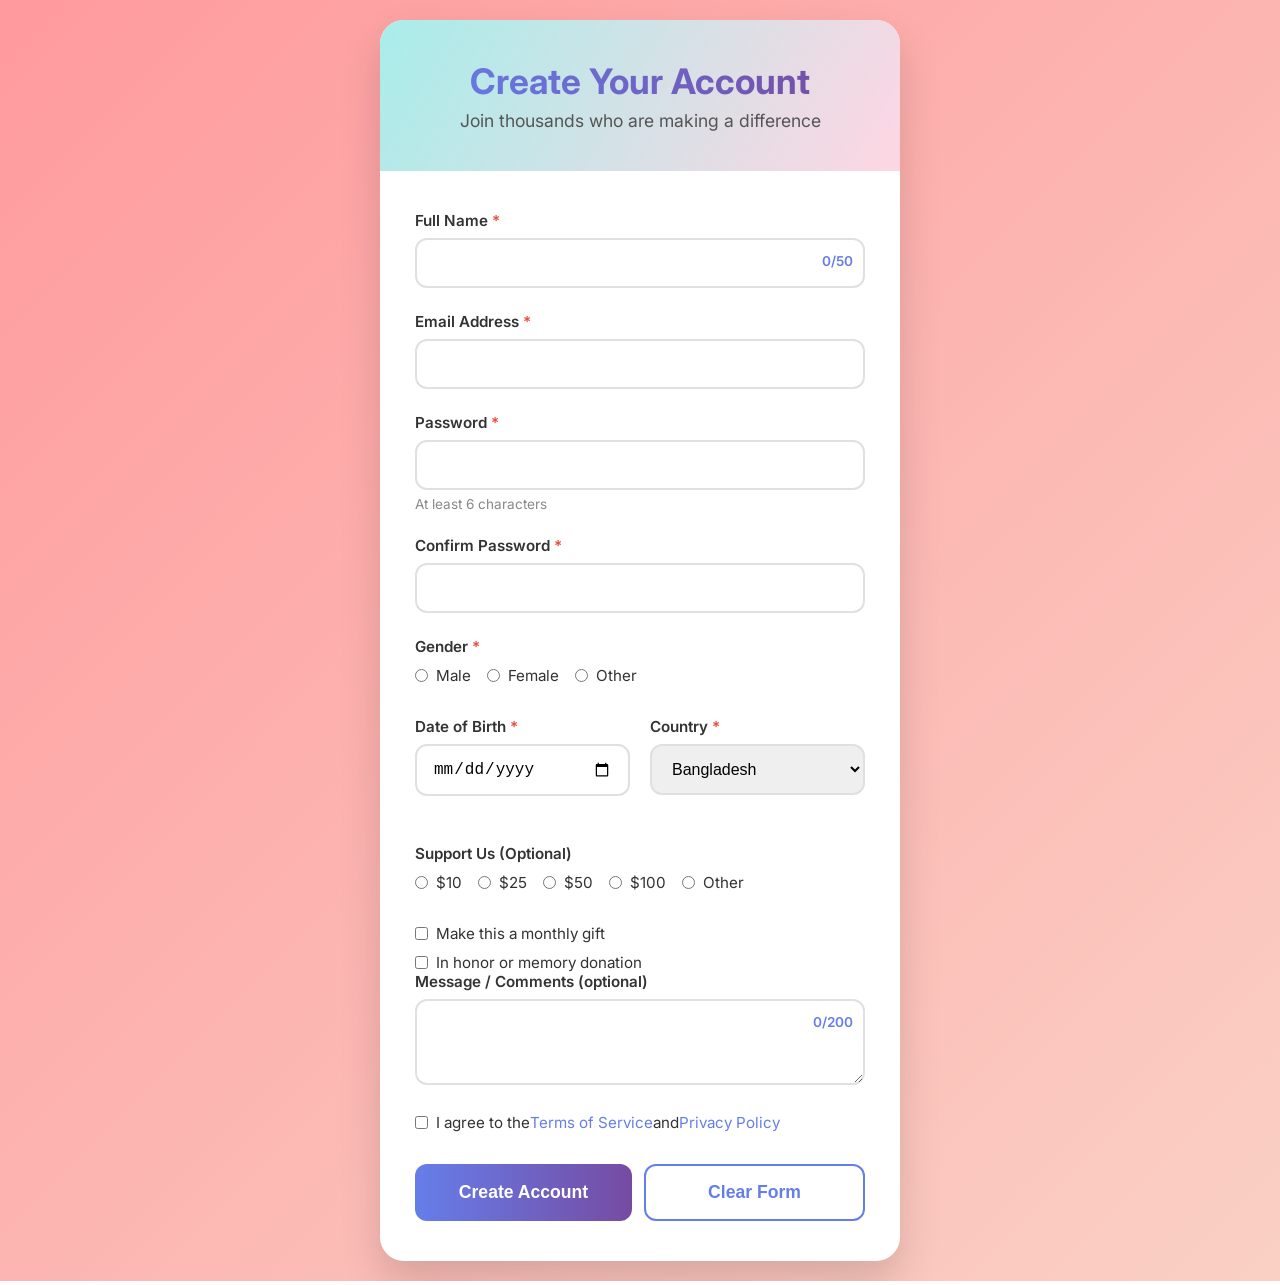
<file: Lab 03/index.html>
<!DOCTYPE html>
<html lang="en">
<head>
  <meta charset="UTF-8">
  <meta name="viewport" content="width=device-width, initial-scale=1.0">
  <title>Register & Support Us</title>
  <link rel="stylesheet" href="style.css">
  <link href="https://fonts.googleapis.com/css2?family=Inter:wght@400;500;600;700&display=swap" rel="stylesheet">
</head>
<body>
  <div class="card">
    <div class="header">
      <h1>Create Your Account</h1>
      <p>Join thousands who are making a difference</p>
    </div>

    <form id="regForm" novalidate>
      <!-- Full Name -->
      <div class="input-group">
        <label>Full Name <span class="req">*</span></label>
        <input type="text" id="fullname" maxlength="50" required>
        <span class="counter">0/50</span>
      </div>

      <!-- Email -->
      <div class="input-group">
        <label>Email Address <span class="req">*</span></label>
        <input type="email" id="email" required>
      </div>

      <!-- Passwords -->
      <div class="input-group">
        <label>Password <span class="req">*</span></label>
        <input type="password" id="password" required>
        <small>At least 6 characters</small>
      </div>

      <div class="input-group">
        <label>Confirm Password <span class="req">*</span></label>
        <input type="password" id="confirmPassword" required>
      </div>

      <!-- Gender -->
      <div class="input-group">
        <label>Gender <span class="req">*</span></label>
        <div class="radio-group">
          <label><input type="radio" name="gender" value="Male" required> Male</label>
          <label><input type="radio" name="gender" value="Female"> Female</label>
          <label><input type="radio" name="gender" value="Other"> Other</label>
        </div>
      </div>

      <!-- DOB & Country -->
      <div class="row">
        <div class="input-group">
          <label>Date of Birth <span class="req">*</span></label>
          <input type="date" id="dob" required>
        </div>
        <div class="input-group">
          <label>Country <span class="req">*</span></label>
          <select id="country" required>
            <option value="">Choose...</option>
            <option value="Bangladesh" selected>Bangladesh</option>
            <option value="USA">USA</option>
            <option value="India">India</option>
            <option value="UK">United Kingdom</option>
            <option value="Canada">Canada</option>
          </select>
        </div>
      </div>

      <!-- Donation Amount -->
      <div class="input-group">
        <label>Support Us (Optional)</label>
        <div class="radio-group">
          <label><input type="radio" name="donation" value="10">$10</label>
          <label><input type="radio" name="donation" value="25">$25</label>
          <label><input type="radio" name="donation" value="50">$50</label>
          <label><input type="radio" name="donation" value="100">$100</label>
          <label><input type="radio" name="donation" value="other">Other</label>
        </div>
      </div>

      <div id="otherAmount" class="input-group hidden">
        <label>Custom Amount ($)</label>
        <input type="number" id="customAmount" min="1" step="0.01" placeholder="15.00">
      </div>

      <!-- Recurring -->
      <div class="checkbox-group">
        <label>
          <input type="checkbox" id="recurring">
          Make this a monthly gift
        </label>
      </div>

      <div id="recurringBox" class="hidden">
        <div class="input-group">
          <label>Frequency</label>
          <select id="frequency">
            <option value="monthly">Every Month</option>
            <option value="quarterly">Every 3 Months</option>
            <option value="annually">Every Year</option>
          </select>
        </div>
        <div class="highlight-box">
          <strong>Yearly Total: <span id="yearTotal">$0.00</span></strong>
        </div>
      </div>

      <!-- Honor / Memory -->
      <div class="checkbox-group">
        <label>
          <input type="checkbox" id="honor">
          In honor or memory donation
        </label>
      </div>

      <div id="honorBox" class="hidden">
        <div class="input-group">
          <input type="text" id="honorName" placeholder="Name of person">
        </div>
        <div class="radio-group">
          <label><input type="radio" name="type" value="honor">In Honor of</label>
          <label><input type="radio" name="type" value="memory">In Memory of</label>
        </div>
      </div>

      <!-- Comments -->
      <div class="input-group">
        <label>Message / Comments (optional)</label>
        <textarea id="comments" maxlength="200" rows="3"></textarea>
        <span class="counter">0/200</span>
      </div>

      <!-- Terms -->
      <div class="checkbox-group">
        <label>
          <input type="checkbox" id="terms" required>
          I agree to the <a href="#">Terms of Service</a> and <a href="#">Privacy Policy</a>
        </label>
      </div>

      <div class="buttons">
        <button type="submit" class="btn-primary">Create Account</button>
        <button type="reset" class="btn-outline">Clear Form</button>
      </div>
    </form>
  </div>

  <script src="script.js"></script>
</body>
</html>
</file>
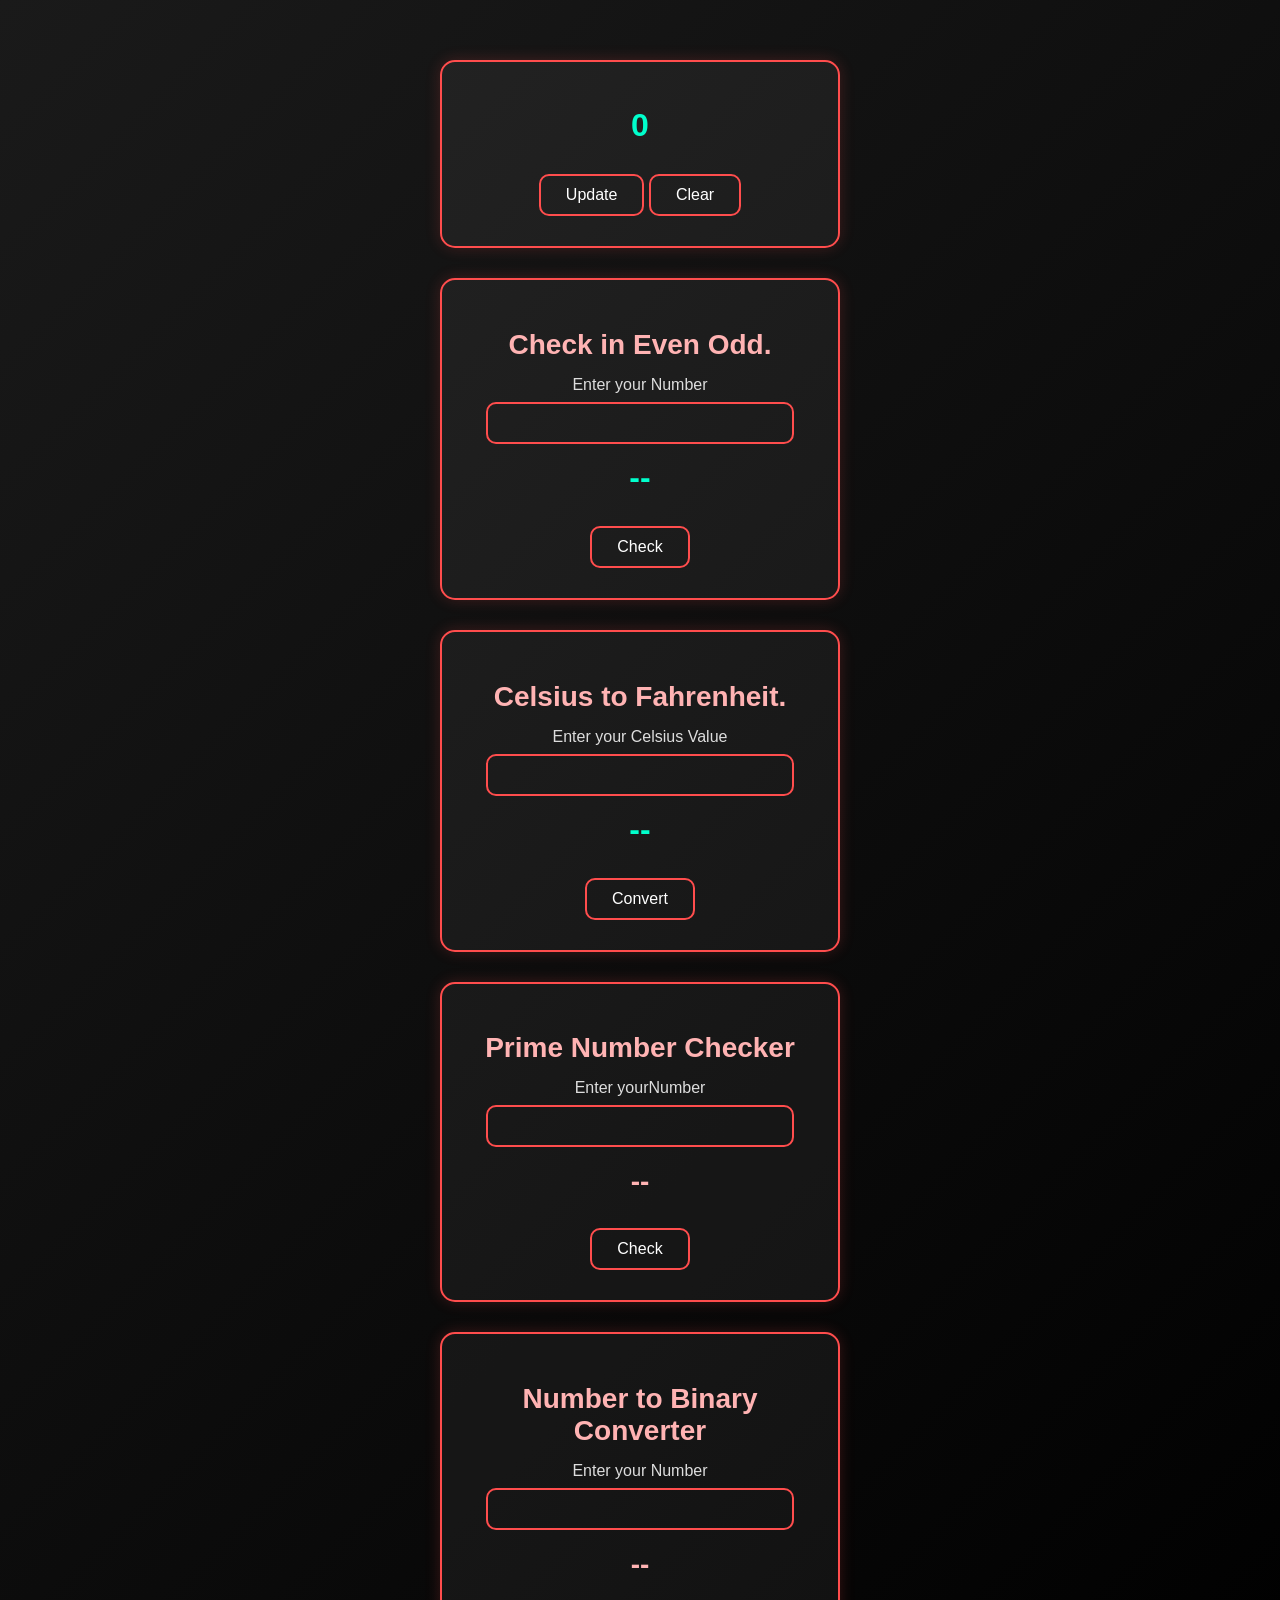
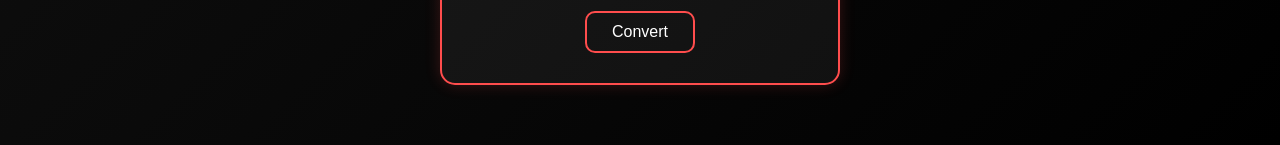
<file: Lab4/index.html>
<!DOCTYPE html>
<html lang="en">

<head>
    <meta charset="UTF-8">
    <meta name="viewport" content="width=device-width, initial-scale=1.0">
    <title>Lab 4</title>
    <link rel="stylesheet" href="style.css">
</head>

<body>
    <div class="main">
        <div class="counterDiv">
            <h1 id="counter">01</h1>
            <button id="counterBtn">Update</button>
            <button id="clearBtn">Clear</button>
        </div>

        <div class="counterDiv">
            <h1>Check in Even Odd.</h1>
            <label for="evenOdd">Enter your Number</label>
            <input type="number" name="evenOdd" id="evenOdd">
            <h1 id="showResult">--</h1>
            <button id="check">Check</button>
        </div>


        <div class="counterDiv">
            <h1>Celsius to Fahrenheit.</h1>
            <label for="celToFahren">Enter your Celsius Value</label>
            <input type="number" name="celToFahren" id="celToFahren">
            <h1 id="showFahrenResult">--</h1>
            <button id="convert">Convert</button>
        </div>


        <div class="counterDiv">
            <h1>Prime Number Checker</h1>
            <label for="primeNum">Enter yourNumber</label>
            <input type="number" name="primeNum" id="primeNum">
            <h1 id="showprimeNum">--</h1>
            <button id="checkPrimeNum">Check</button>
        </div>

        <div class="counterDiv">
            <h1>Number to Binary Converter</h1>
            <label for="numToBit">Enter your Number</label>
            <input type="number" name="numToBit" id="numToBit">
            <h1 id="showBit">--</h1>
            <button id="convertBit">Convert</button>
        </div>





    </div>


    <script src="app.js"></script>
</body>

</html>
</file>
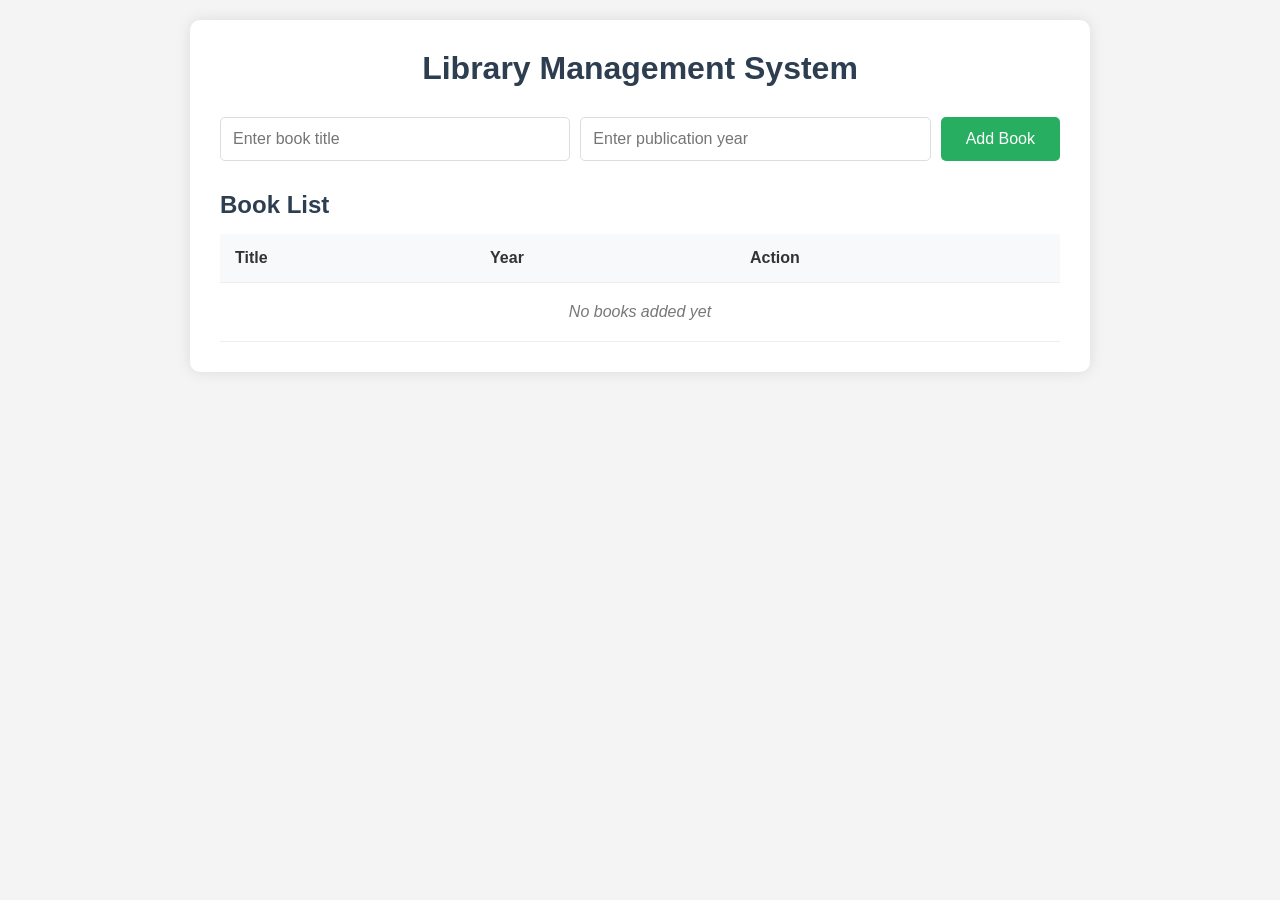
<file: Lab6/Library Management System/index.html>
<!DOCTYPE html>
<html lang="en">

<head>
    <meta charset="UTF-8">
    <meta name="viewport" content="width=device-width, initial-scale=1.0">
    <title>Library Management System</title>
    <link rel="stylesheet" href="style.css">
</head>

<body>
    <div class="container">
        <h1>Library Management System</h1>

        <div class="add-book">
            <input type="text" id="bookTitle" placeholder="Enter book title" required>
            <input type="number" id="pubYear" placeholder="Enter publication year" min="1500" max="2100" required>
            <button id="addBtn">Add Book</button>
        </div>

        <h2>Book List</h2>
        <table id="bookTable">
            <thead>
                <tr>
                    <th>Title</th>
                    <th>Year</th>
                    <th>Action</th>
                </tr>
            </thead>
            <tbody>
                <!-- Books will be added here by JavaScript -->
            </tbody>
        </table>
    </div>

    <script src="system.js"></script>
</body>

</html>
</file>
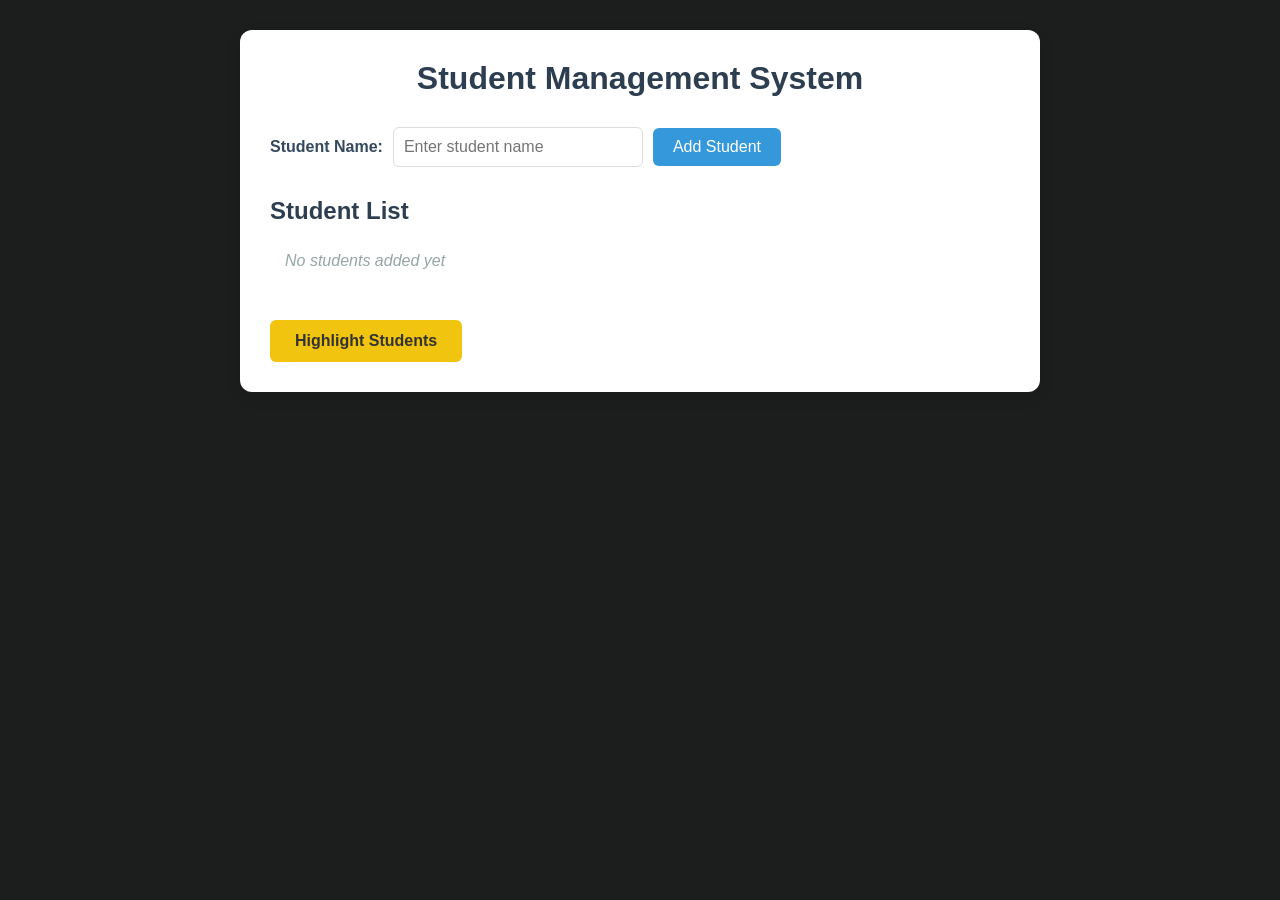
<file: Lab6/Student Management System/index.html>
<!DOCTYPE html>
<html lang="en">

<head>
    <meta charset="UTF-8">
    <meta name="viewport" content="width=device-width, initial-scale=1.0">
    <title>Student Management System</title>
    <link rel="stylesheet" href="style.css">
</head>

<body>
    <div class="container">
        <h1>Student Management System</h1>

        <div class="add-section">
            <label>Student Name:</label>
            <input type="text" id="studentName" placeholder="Enter student name">
            <button id="addBtn">Add Student</button>
        </div>

        <h2>Student List</h2>

        <ul id="studentList">
            <!-- Students will be added here -->
        </ul>

        <button id="highlightBtn">Highlight Students</button>
    </div>

    <script src="system.js"></script>
</body>

</html>
</file>
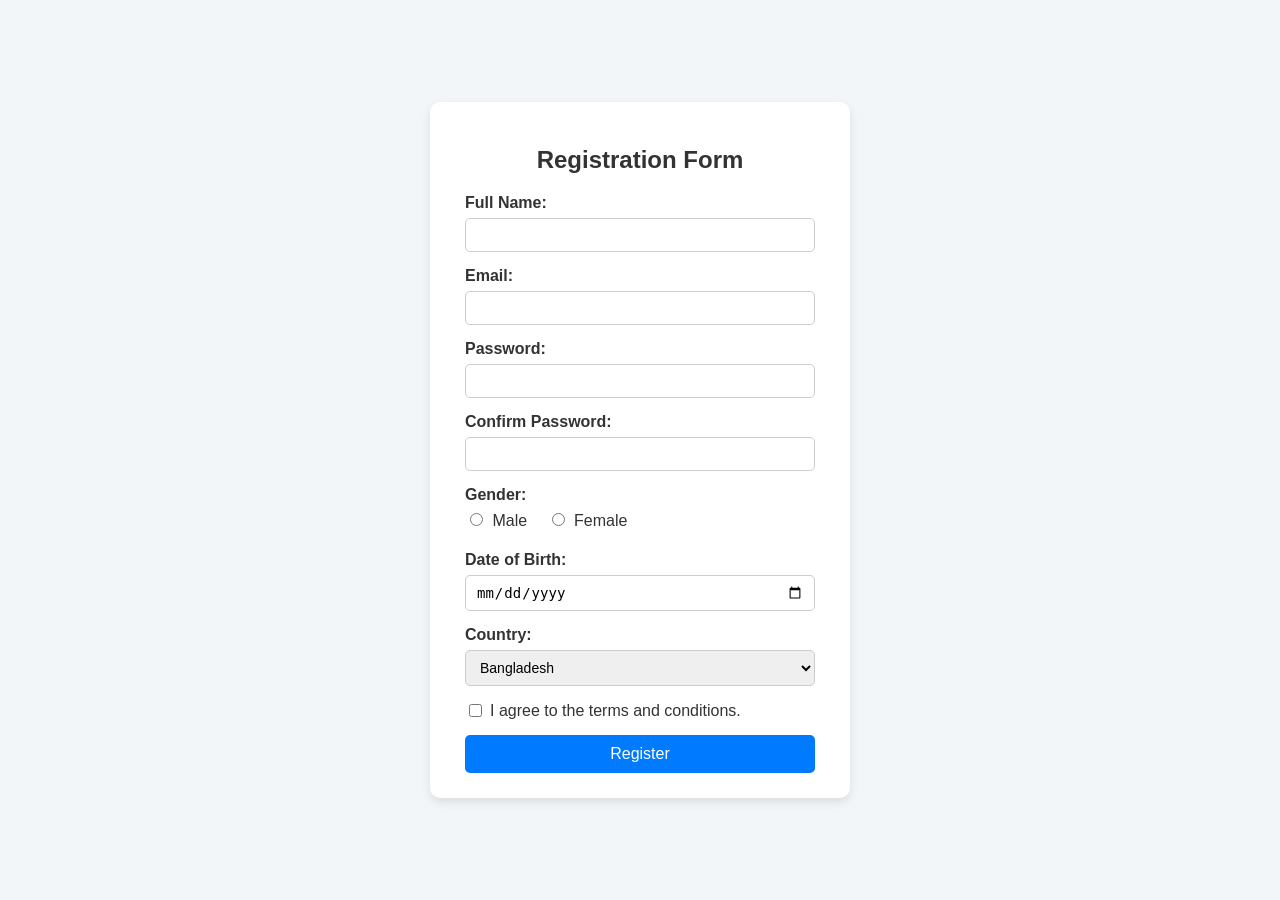
<file: Lab 01/Lab01.html>
<!DOCTYPE html>
<html lang="en">
<head>
  <meta charset="UTF-8">
  <meta name="viewport" content="width=device-width, initial-scale=1.0">
  <title>Registration Form</title>

  <!-- Link to external CSS file -->
  <link rel="stylesheet" href="../Lab 02/Lab02.css">
</head>

<body>
  <form action="/register" method="POST">
    <h2>Registration Form</h2>

    <label for="fullname">Full Name:</label>
    <input type="text" id="fullname" name="fullname" required>

    <label for="email">Email:</label>
    <input type="email" id="email" name="email" required>

    <label for="password">Password:</label>
    <input type="password" id="password" name="password" required>

    <label for="confirm-password">Confirm Password:</label>
    <input type="password" id="confirm-password" name="confirm-password" required>

    <label>Gender:</label>
    <div class="gender-group">
      <input type="radio" id="male" name="gender" value="Male" required>
      <label for="male">Male</label>
      <input type="radio" id="female" name="gender" value="Female" required>
      <label for="female">Female</label>
    </div>

    <label for="dob">Date of Birth:</label>
    <input type="date" id="dob" name="dob" required>

    <label for="country">Country:</label>
    <select id="country" name="country" required>
      <option value="Bangladesh">Bangladesh</option>
      <option value="USA">USA</option>
      <option value="India">India</option>
      <option value="UK">UK</option>
    </select>

    <label class="terms">
      <input type="checkbox" id="terms" name="terms" required>
      I agree to the terms and conditions.
    </label>

    <button type="submit">Register</button>
  </form>
</body>
</html>
</file>
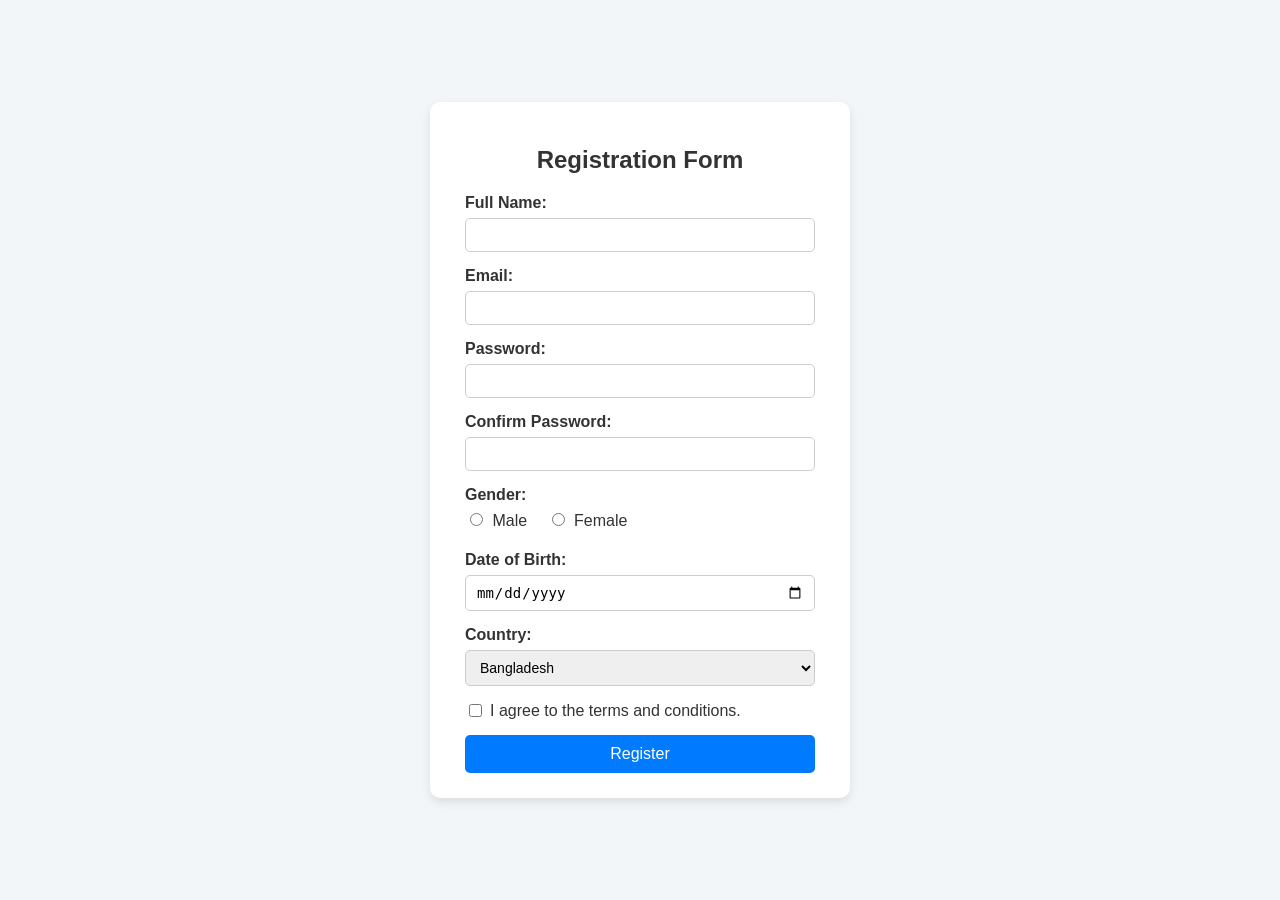
<file: Lab 02/Lab01.html>
<!DOCTYPE html>
<html lang="en">
<head>
  <meta charset="UTF-8">
  <meta name="viewport" content="width=device-width, initial-scale=1.0">
  <title>Registration Form</title>

  <!-- Link to external CSS file -->
  <link rel="stylesheet" href="Lab02.css">
</head>

<body>
  <form action="/register" method="POST">
    <h2>Registration Form</h2>

    <label for="fullname">Full Name:</label>
    <input type="text" id="fullname" name="fullname" required>

    <label for="email">Email:</label>
    <input type="email" id="email" name="email" required>

    <label for="password">Password:</label>
    <input type="password" id="password" name="password" required>

    <label for="confirm-password">Confirm Password:</label>
    <input type="password" id="confirm-password" name="confirm-password" required>

    <label>Gender:</label>
    <div class="gender-group">
      <input type="radio" id="male" name="gender" value="Male" required>
      <label for="male">Male</label>
      <input type="radio" id="female" name="gender" value="Female" required>
      <label for="female">Female</label>
    </div>

    <label for="dob">Date of Birth:</label>
    <input type="date" id="dob" name="dob" required>

    <label for="country">Country:</label>
    <select id="country" name="country" required>
      <option value="Bangladesh">Bangladesh</option>
      <option value="USA">USA</option>
      <option value="India">India</option>
      <option value="UK">UK</option>
    </select>

    <label class="terms">
      <input type="checkbox" id="terms" name="terms" required>
      I agree to the terms and conditions.
    </label>

    <button type="submit">Register</button>
  </form>
</body>
</html>
</file>
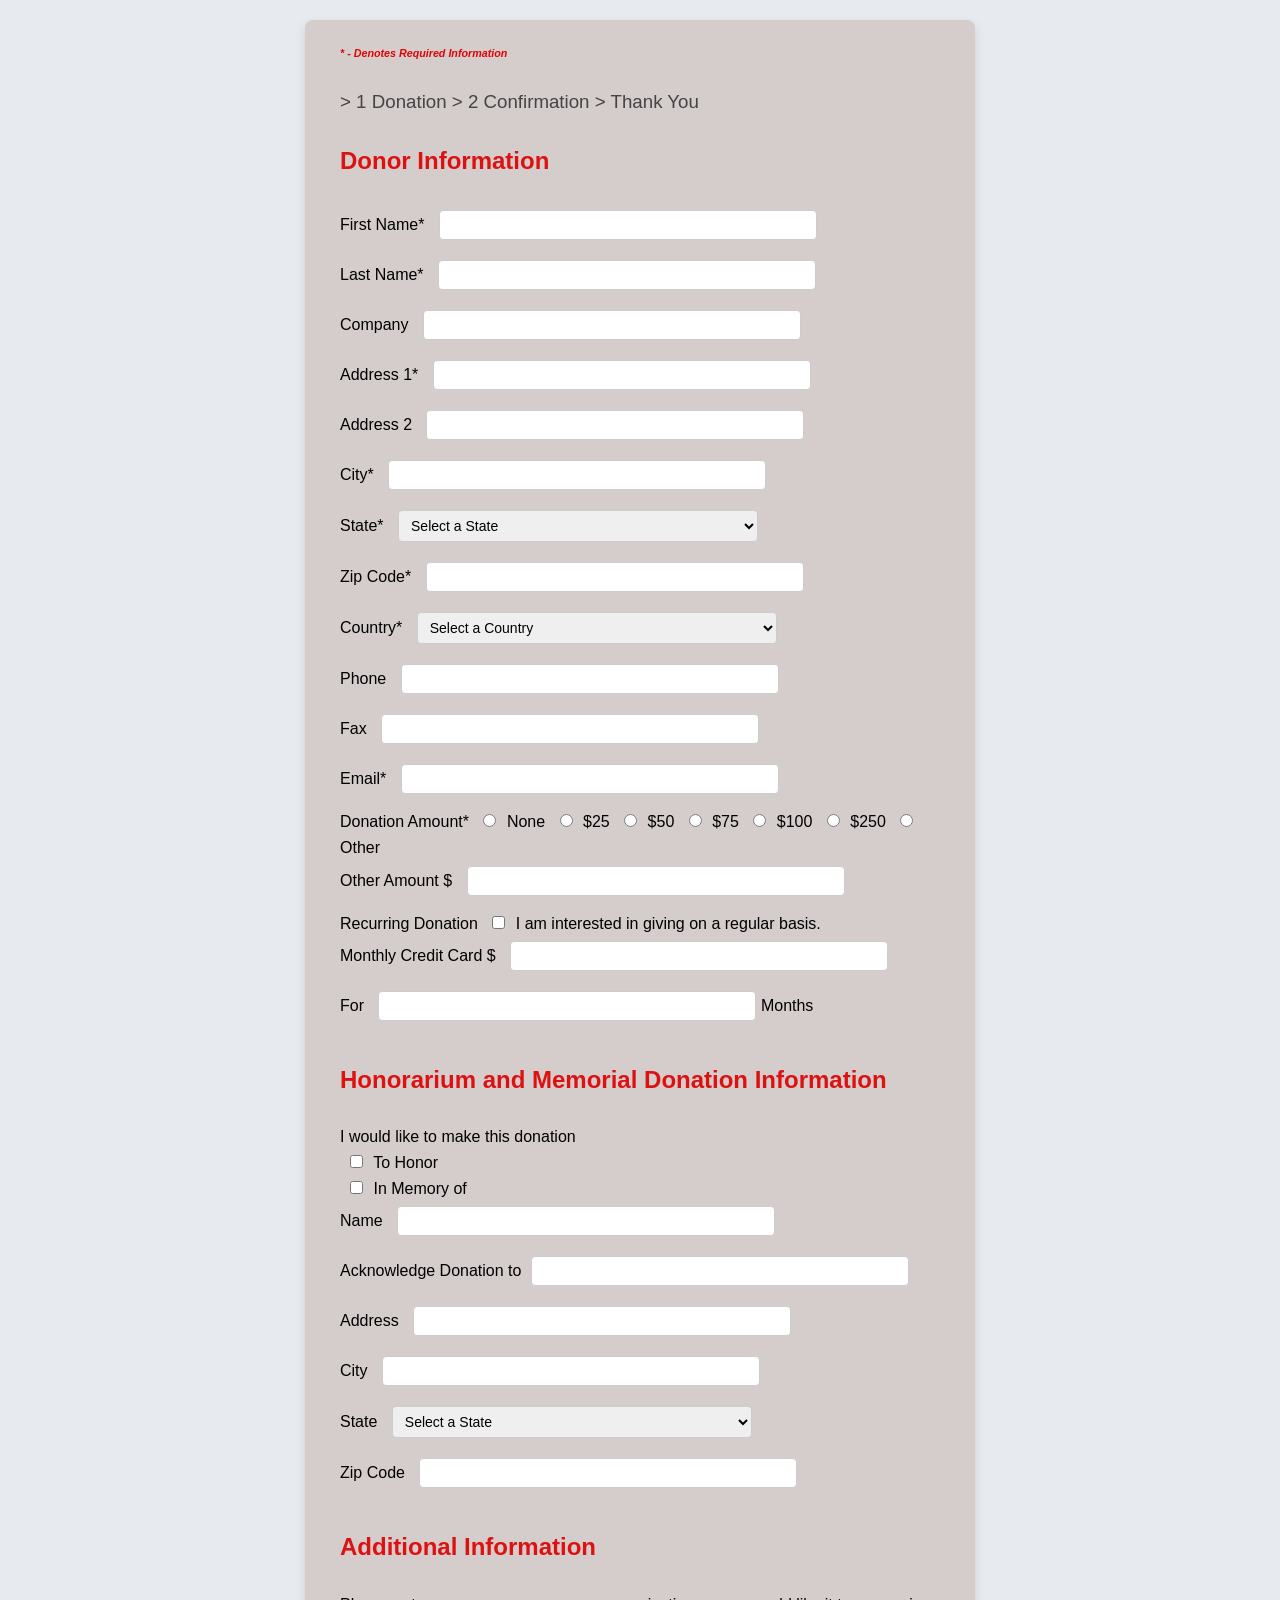
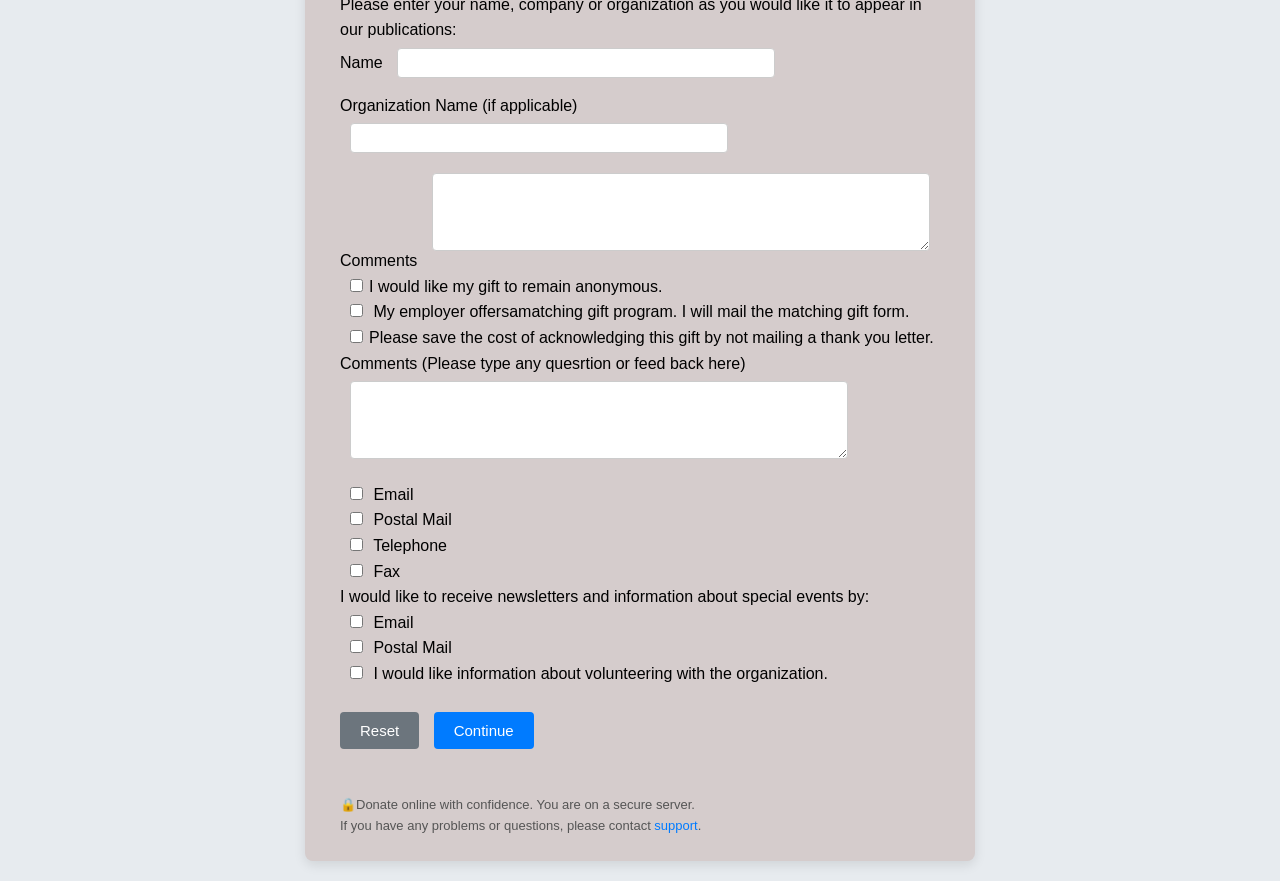
<file: Lab Task 1/LabTask_01.html>
<!DOCTYPE html>
<html lang="en">
<head>
  <meta charset="UTF-8" />
  <meta name="viewport" content="width=device-width, initial-scale=1.0"/>
  <title>Donation Form</title>
  <link rel="stylesheet" href="LabTask_01.css">

</head>
<body>
  <form action="/submit-donation" method="POST">
    
    <h6>* - Denotes Required Information</h6>
    <h3>> 1 Donation   > 2 Confirmation   > Thank You</h3>
    <h2>Donor Information</h2>

    First Name* <input type="text" name="first-name" required><br>
    Last Name* <input type="text" name="last-name" required><br>
    Company <input type="text" name="company"><br>
    Address 1* <input type="text" name="address1" required><br>
    Address 2 <input type="text" name="address2"><br>
    City* <input type="text" name="city" required><br>
    State* 
    <select name="state" required>
      <option value="">Select a State</option>
      <option value="NY">New York</option>
      <option value="CA">California</option>
      <option value="TX">Texas</option>
    </select><br>
    Zip Code* <input type="text" name="zip" required><br>
    Country* 
    <select name="country" required>
      <option value="">Select a Country</option>
      <option value="USA">USA</option>
      <option value="Bangladesh">Bangladesh</option>
      <option value="India">India</option>
      <option value="UK">UK</option>
    </select><br>
    Phone <input type="text" name="phone"><br>
    Fax <input type="text" name="fax"><br>
    Email* <input type="email" name="email" required><br>

    <label>Donation Amount*</label>

    <input type="radio" name="amount" value="None" required> None
    <input type="radio" name="amount" value="25"> $25
    <input type="radio" name="amount" value="50"> $50
    <input type="radio" name="amount" value="75"> $75
    <input type="radio" name="amount" value="100"> $100
    <input type="radio" name="amount" value="250"> $250
    <input type="radio" name="amount" value="Other">Other <br>

    <label>Other Amount $</label>  <input type="text" name="other-amount"><br>
    <label>Recurring Donation</label>
    <input type="checkbox" name="recurring"> I am interested in giving on a regular basis.<br>
    Monthly Credit Card $ <input type="text" name="monthly-amount"><br>
    For <input type="number" name="months"> Months<br>

    <h2>Honorarium and Memorial Donation Information</h2>
    <label>I would like to make this donation</label><br>
    <input type="checkbox" name="honor"> To Honor<br>
    <input type="checkbox" name="memory"> In Memory of<br>
    Name <input type="text" name="honoree-name"><br>
    Acknowledge Donation to<input type="text" name="ack-name"><br>
    Address <input type="text" name="ack-address"><br>
    City <input type="text" name="ack-city"><br>
    State 
    <select name="ack-state">
      <option value="">Select a State</option>
      <option value="NY">New York</option>
      <option value="CA">California</option>
      <option value="TX">Texas</option>
    </select><br>
    Zip Code <input type="text" name="ack-zip"><br>

    <h2>Additional Information</h2>
    
    Please enter your name, company or organization as you would like it to appear in our publications:<br>
    <label>Name</label>
   <input type="text" name="referral"><br>
    Organization Name (if applicable) <input type="text" name="organization"><br>
    Comments <textarea name="comments" rows="4" cols="40"></textarea><br>

    <input type="checkbox" name="match-company">I would like my gift to remain anonymous.<br>
    <input type="checkbox" name="match-form"> My employer offersamatching gift program. I will mail the matching gift form.<br>
    <input type="checkbox" name="credit-only">Please save the cost of acknowledging this gift by not mailing a thank you letter.<br>

    Comments (Please type any quesrtion or feed back here)
     <textarea name="comments" rows="4" cols="40"></textarea><br>

    <input type="checkbox" name="pref-email"> Email<br>
    <input type="checkbox" name="pref-postal"> Postal Mail<br>
    <input type="checkbox" name="pref-phone"> Telephone<br>
    <input type="checkbox" name="pref-fax"> Fax<br>

    I would like to receive newsletters and information about special events by:<br>
      <input type="checkbox" name="pref-email"> Email<br>
    <input type="checkbox" name="pref-postal"> Postal Mail<br>
    <input type="checkbox" name="volunteer"> I would like information about volunteering with the organization.<br><br>

    <button type="reset">Reset</button>
    <button type="submit">Continue</button><br><br>

    <small>🔒Donate online with confidence. You are on a secure server.<br>
    If you have any problems or questions, please contact <a href="https://www.youtube.com/support">support</a>.</small>
  </form>
</body>
</html>
</file>
<file: Lab 03/style.css>
/* style.css - Fixed & Beautiful Version (No Errors) */

* {
  margin: 0;
  padding: 0;
  box-sizing: border-box;
}

body {
  font-family: 'Inter', sans-serif;
  background: linear-gradient(135deg, #ff9a9e 0%, #fad0c4 100%);
  min-height: 100vh;
  display: flex;
  align-items: center;
  justify-content: center;
  padding: 20px;
}

.card {
  background: white;
  border-radius: 24px;
  box-shadow: 0 20px 40px rgba(0,0,0,0.15);
  width: 100%;
  max-width: 520px;
  overflow: hidden;
}

.header {
  background: linear-gradient(120deg, #a8edea 0%, #fed6e3 100%);
  padding: 40px 30px;
  text-align: center;
  color: #333;
}

.header h1 {
  font-size: 2.2rem;
  margin-bottom: 8px;
  background: linear-gradient(90deg, #667eea, #764ba2);
  -webkit-background-clip: text;
  -webkit-text-fill-color: transparent;
  background-clip: text;
}

.header p {
  color: #555;
  font-size: 1.1rem;
}

form {
  padding: 40px 35px;
}

.input-group {
  position: relative;
  margin-bottom: 24px;
}

.row {
  display: grid;
  grid-template-columns: 1fr 1fr;
  gap: 20px;
  margin-bottom: 24px;
}

label {
  display: block;
  font-weight: 600;
  color: #333;
  margin-bottom: 8px;
  font-size: 0.95rem;
}

.req {
  color: #e74c3c;
}

input[type="text"],
input[type="email"],
input[type="password"],
input[type="date"],
input[type="number"],
select,
textarea {
  width: 100%;
  padding: 14px 16px;
  border: 2px solid #e0e0e0;
  border-radius: 12px;
  font-size: 1rem;
  transition: all 0.3s;
}

input:focus,
select:focus,
textarea:focus {
  outline: none;
  border-color: #667eea;
  box-shadow: 0 0 0 4px rgba(102, 126, 234, 0.15);
}

.radio-group,
.checkbox-group {
  display: flex;
  flex-wrap: wrap;
  gap: 16px;
  margin-top: 10px;
}

.radio-group label,
.checkbox-group label {
  display: flex;
  align-items: center;
  font-weight: normal;
  cursor: pointer;
  font-size: 0.95rem;
}

.checkbox-group label {
  margin-bottom: 0;
}

input[type="radio"],
input[type="checkbox"] {
  margin-right: 8px;
  accent-color: #667eea;
}

small {
  color: #888;
  font-size: 0.85rem;
  margin-top: 6px;
  display: block;
}

.counter {
  position: absolute;
  right: 12px;
  top: 42px;
  font-size: 0.85rem;
  color: #667eea;
  font-weight: 600;
  pointer-events: none;
}

.highlight-box {
  background: linear-gradient(135deg, #667eea, #764ba2);
  color: white;
  padding: 18px;
  border-radius: 14px;
  text-align: center;
  font-size: 1.2rem;
  margin: 20px 0;
}

.hidden {
  display: none;
}

.buttons {
  margin-top: 32px;
  display: flex;
  gap: 12px;
}

.btn-primary,
.btn-outline {
  flex: 1;
  padding: 16px;
  border: none;
  border-radius: 12px;
  font-size: 1.1rem;
  font-weight: 600;
  cursor: pointer;
  transition: all 0.3s;
}

.btn-primary {
  background: linear-gradient(90deg, #667eea, #764ba2);
  color: white;
}

.btn-primary:hover {
  transform: translateY(-3px);
  box-shadow: 0 10px 20px rgba(102, 126, 234, 0.3);
}

.btn-outline {
  background: transparent;
  color: #667eea;
  border: 2px solid #667eea;
}

.btn-outline:hover {
  background: #667eea;
  color: white;
}

a {
  color: #667eea;
  text-decoration: none;
}

a:hover {
  text-decoration: underline;
}

/* Responsive */
@media (max-width: 480px) {
  .row {
    grid-template-columns: 1fr;
  }
  .buttons {
    flex-direction: column;
  }
}
</file>
<file: Lab4/style.css>
body {
    margin: 0;
    padding: 30px;
    background: linear-gradient(135deg, #1a1a1a, #000000);
    color: #f5f5f5;
    font-family: "Poppins", sans-serif;
    display: flex;
    justify-content: center;
    align-items: center;
    min-height: 100vh;
}

.main {
    padding: 30px;
    display: flex;
    flex-direction: column;
    gap: 30px;
    width: 400px;
}

.counterDiv {
    border: 2px solid #ff4d4d;
    border-radius: 15px;
    text-align: center;
    padding: 30px 20px;
    background: rgba(255, 255, 255, 0.05);
    box-shadow: 0 0 15px rgba(255, 77, 77, 0.2);
    transition: all 0.3s ease;
}

.counterDiv:hover {
    transform: translateY(-5px);
    box-shadow: 0 0 25px rgba(255, 77, 77, 0.4);
}

.counterDiv h1 {
    font-size: 28px;
    margin-bottom: 15px;
    color: #ffb3b3;
}

label {
    display: block;
    font-size: 16px;
    margin-bottom: 8px;
    color: #ddd;
}

input[type="number"] {
    width: 80%;
    padding: 10px;
    border-radius: 10px;
    border: 2px solid #ff4d4d;
    background: transparent;
    color: white;
    text-align: center;
    font-size: 16px;
    outline: none;
    transition: all 0.3s ease;
}

input[type="number"]:focus {
    border-color: #ff8080;
    background: rgba(255, 255, 255, 0.1);
}

button {
    margin-top: 15px;
    background-color: transparent;
    border: 2px solid #ff4d4d;
    color: white;
    padding: 10px 25px;
    text-align: center;
    font-size: 16px;
    border-radius: 10px;
    cursor: pointer;
    transition: all 0.3s ease;
}

button:hover {
    background-color: #ff4d4d;
    color: black;
    transform: scale(1.05);
}

#showResult,
#showFahrenResult,
#counter {
    font-size: 32px;
    margin-top: 15px;
    color: #00ffcc;
    transition: color 0.3s ease;
}
</file>
<file: Lab6/Library Management System/style.css>
* {
    margin: 0;
    padding: 0;
    box-sizing: border-box;
}

body {
    font-family: Arial, sans-serif;
    background-color: #f4f4f4;
    color: #333;
    padding: 20px;
}

.container {
    max-width: 900px;
    margin: 0 auto;
    background: #fff;
    padding: 30px;
    border-radius: 10px;
    box-shadow: 0 0 15px rgba(0,0,0,0.1);
}

h1 {
    text-align: center;
    margin-bottom: 30px;
    color: #2c3e50;
}

.add-book {
    margin-bottom: 30px;
    display: flex;
    gap: 10px;
    flex-wrap: wrap;
}

.add-book input {
    padding: 12px;
    font-size: 16px;
    border: 1px solid #ddd;
    border-radius: 5px;
    flex: 1;
    min-width: 200px;
}

#addBtn {
    padding: 12px 25px;
    background-color: #27ae60;
    color: white;
    border: none;
    border-radius: 5px;
    cursor: pointer;
    font-size: 16px;
}

#addBtn:hover {
    background-color: #219653;
}

h2 {
    margin: 30px 0 15px;
    color: #2c3e50;
}

table {
    width: 100%;
    border-collapse: collapse;
    margin-top: 10px;
}

th, td {
    padding: 15px;
    text-align: left;
    border-bottom: 1px solid #eee;
}

th {
    background-color: #f8f9fa;
    font-weight: bold;
}

tr:hover {
    background-color: #f5fff8;
}

tr:nth-child(even) {
    background-color: #f9fff5;
}

.delete-btn {
    background-color: #e74c3c;
    color: white;
    border: none;
    padding: 6px 12px;
    border-radius: 4px;
    cursor: pointer;
    font-size: 14px;
}

.delete-btn:hover {
    background-color: #c0392b;
}

.no-books {
    text-align: center;
    color: #777;
    padding: 20px;
    font-style: italic;
}
</file>
<file: Lab6/Student Management System/style.css>
* {
    margin: 0;
    padding: 0;
    box-sizing: border-box;
}

body {
    font-family: Arial, Helvetica, sans-serif;
    background-color: #1c1d1d;
    padding: 30px;
}

.container {
    max-width: 800px;
    margin: 0 auto;
    background: white;
    padding: 30px;
    border-radius: 12px;
    box-shadow: 0 5px 15px rgba(0,0,0,0.1);
}

h1 {
    text-align: center;
    margin-bottom: 30px;
    color: #2c3e50;
}

.add-section {
    margin-bottom: 30px;
    display: flex;
    align-items: center;
    gap: 10px;
    flex-wrap: wrap;
}

.add-section label {
    font-weight: bold;
    color: #34495e;
}

#studentName {
    padding: 10px;
    font-size: 16px;
    border: 1px solid #ddd;
    border-radius: 6px;
    width: 250px;
}

#addBtn {
    padding: 10px 20px;
    background-color: #3498db;
    color: white;
    border: none;
    border-radius: 6px;
    cursor: pointer;
    font-size: 16px;
}

#addBtn:hover {
    background-color: #2980b9;
}

h2 {
    margin: 25px 0 15px;
    color: #2c3e50;
}

#studentList {
    list-style: none;
}

#studentList li {
    padding: 12px 15px;
    margin-bottom: 8px;
    background-color: transparent;
    border-radius: 6px;
    display: flex;
    justify-content: space-between;
    align-items: center;
    transition: all 0.3s;
}

#studentList li.highlighted {
    background-color: yellow !important;
}

#studentList li span {
    font-size: 18px;
    font-weight: bold;
}

.btn-group button {
    padding: 6px 12px;
    margin-left: 8px;
    border: none;
    border-radius: 4px;
    cursor: pointer;
    font-size: 14px;
}

.edit-btn {
    background-color: #3498db;
    color: white;
}

.delete-btn {
    background-color: #e74c3c;
    color: white;
}

.edit-btn:hover {
     background-color: #2980b9; 
    }
.delete-btn:hover {
     background-color: #c0392b; 
    }

#highlightBtn {
    margin-top: 30px;
    padding: 12px 25px;
    background-color: #f1c40f;
    color: #333;
    border: none;
    border-radius: 6px;
    cursor: pointer;
    font-size: 16px;
    font-weight: bold;
}

#highlightBtn:hover {
    background-color: #e2b607;
}

.no-students {
    text-align: center;
    color: #95a5a6;
    font-style: italic;
    padding: 20px;
}
</file>
<file: Lab 02/Lab02.css>
/* General Body Styling */
body {
  font-family: Arial, sans-serif;
  background-color: #f3f6f9;
  display: flex;
  justify-content: center;
  align-items: center;
  height: 100vh;
  margin: 0;
}

/* Form Container */
form {
  background-color: #fff;
  padding: 25px 35px;
  border-radius: 10px;
  box-shadow: 0 4px 10px rgba(0, 0, 0, 0.1);
  width: 350px;
}

/* Form Header */
h2 {
  text-align: center;
  color: #333;
  margin-bottom: 20px;
}

/* Labels and Inputs */
label {
  display: block;
  margin-bottom: 6px;
  color: #333;
  font-weight: bold;
}

input[type="text"],
input[type="email"],
input[type="password"],
input[type="date"],
select {
  width: 100%;
  padding: 8px 10px;
  margin-bottom: 15px;
  border: 1px solid #ccc;
  border-radius: 5px;
  font-size: 14px;
  box-sizing: border-box;
}

/* Radio Buttons */
.gender-group {
  margin-bottom: 15px;
}

.gender-group input[type="radio"] {
  margin-right: 5px;
}

.gender-group label {
  display: inline-block;
  margin-right: 15px;
  font-weight: normal;
}

/* Checkbox */
.terms {
  display: flex;
  align-items: center;
  margin-bottom: 15px;
  font-weight: normal;
}

.terms input[type="checkbox"] {
  margin-right: 8px;
}

/* Button */
button {
  width: 100%;
  padding: 10px;
  background-color: #007BFF;
  color: white;
  border: none;
  border-radius: 5px;
  font-size: 16px;
  cursor: pointer;
  transition: background-color 0.3s;
}

button:hover {
  background-color: #0056b3;
}

/* Input Focus */
input:focus, select:focus {
  outline: none;
  border-color: #007BFF;
  box-shadow: 0 0 4px rgba(0, 123, 255, 0.3);
}

/* Responsive Design */
@media (max-width: 400px) {
  form {
    width: 90%;
  }
}
</file>
<file: Lab Task 1/LabTask_01.css>
/* General Page Styling */
body {
  font-family: Arial, sans-serif;
  background-color: #e7ebef;
  margin: 0;
  padding: 20px;
  display: flex;
  justify-content: center;
}

/* Form Container */
form {
  background-color: #d5cccc;
  padding: 25px 35px;
  border-radius: 8px;
  box-shadow: 0 4px 12px rgba(0,0,0,0.1);
  width: 600px;   /* wider than your registration form */
  line-height: 1.6;
}

/* Headings */
h2 {
  color: #de1111;
  padding-bottom: 5px;
  margin-top: 25px;
}

h3 {
  color: #444;
  font-weight: normal;
  margin-bottom: 20px;
}

h6 {
  color: #e00404;
  font-style: italic;
  margin-top: 0;
}

/* Inputs and Selects */
input[type="text"],
input[type="email"],
input[type="number"],
select,
textarea {
  width: 60%;
  padding: 6px 8px;
  margin: 5px 0 15px 10px;
  border: 1px solid #ccc;
  border-radius: 4px;
  font-size: 14px;
}

/* Radio and Checkbox inline spacing */
input[type="radio"],
input[type="checkbox"] {
  margin-right: 6px;
  margin-left: 10px;
}

/* Textarea */
textarea {
  width: 80%;
  resize: vertical;
}

/* Buttons */
button {
  padding: 10px 20px;
  margin-right: 10px;
  background-color: #007BFF;
  color: #fff;
  border: none;
  border-radius: 4px;
  font-size: 15px;
  cursor: pointer;
}

button[type="reset"] {
  background-color: #6c757d;
}

button:hover {
  opacity: 0.9;
}

/* Small text at bottom */
small {
  display: block;
  margin-top: 20px;
  color: #555;
  font-size: 13px;
}
small a {
  color: #007BFF;
  text-decoration: none;
}
small a:hover {
  text-decoration: underline;
}
</file>
